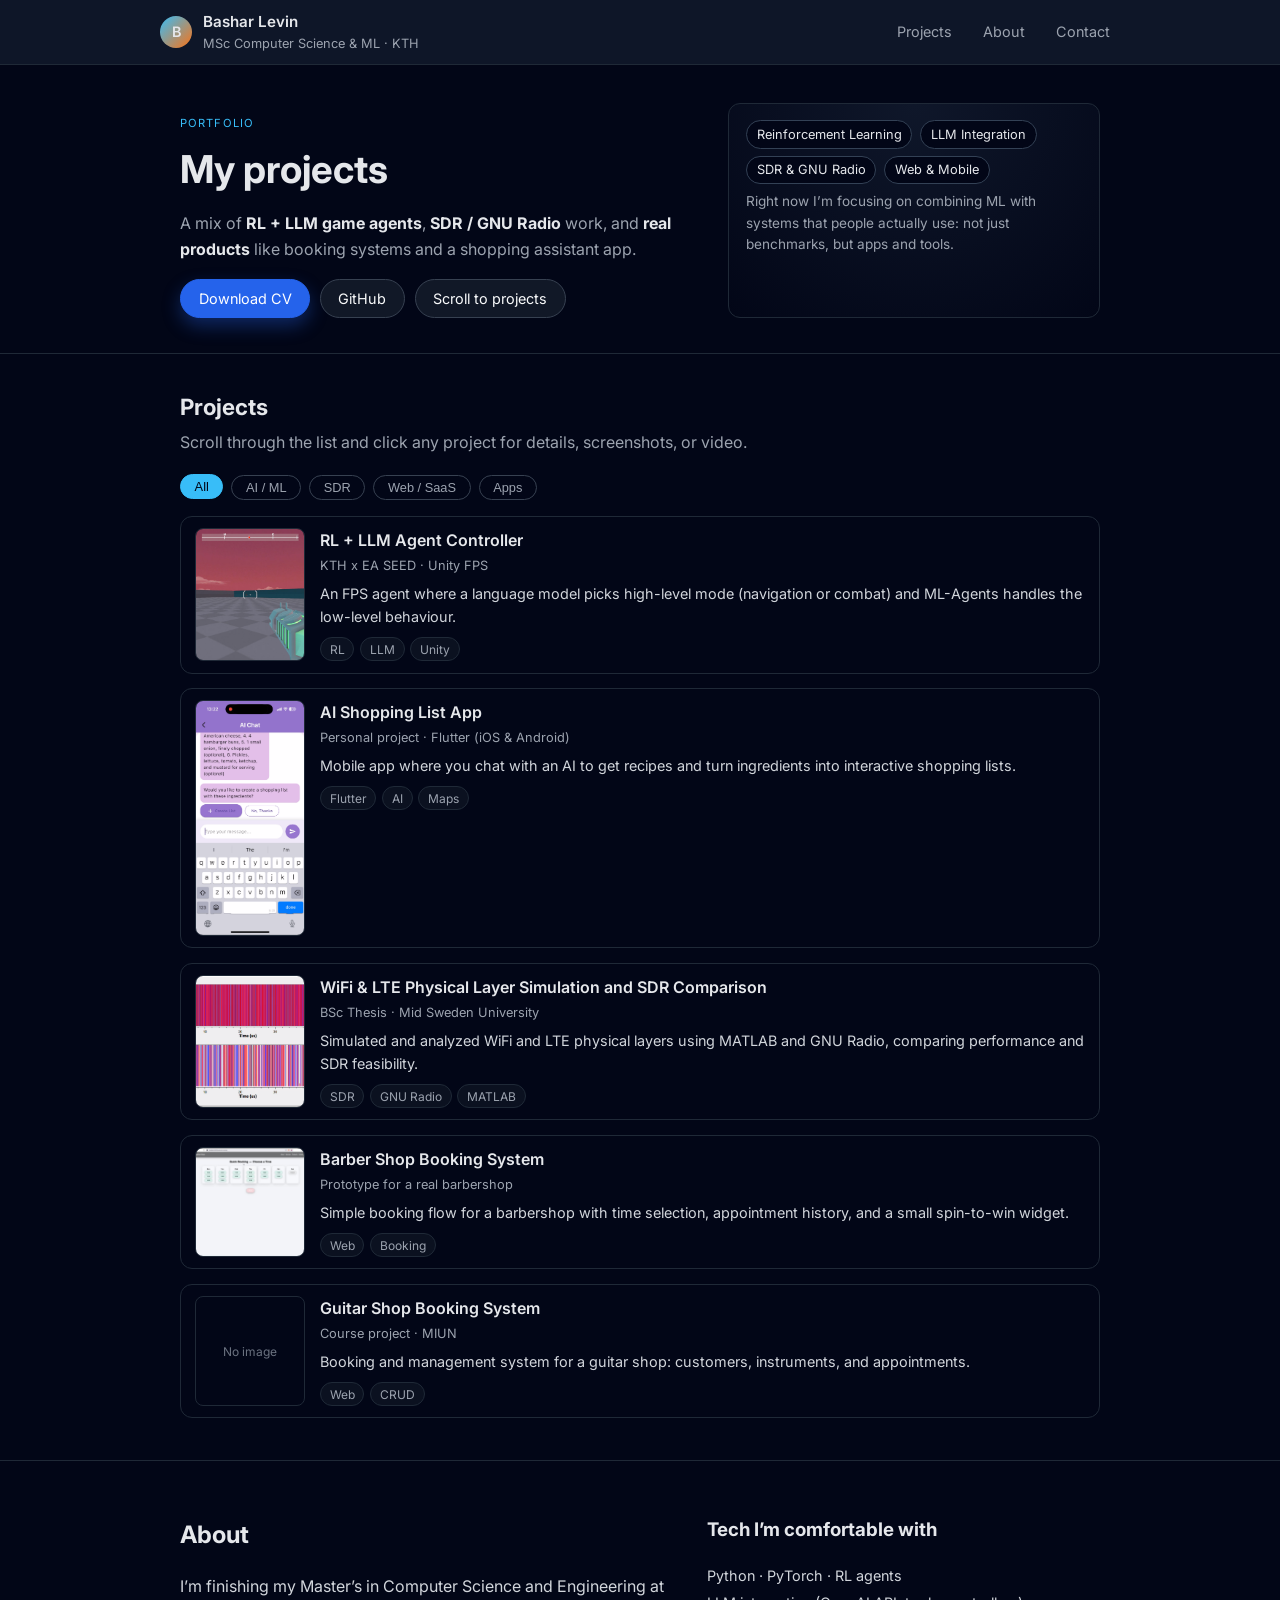
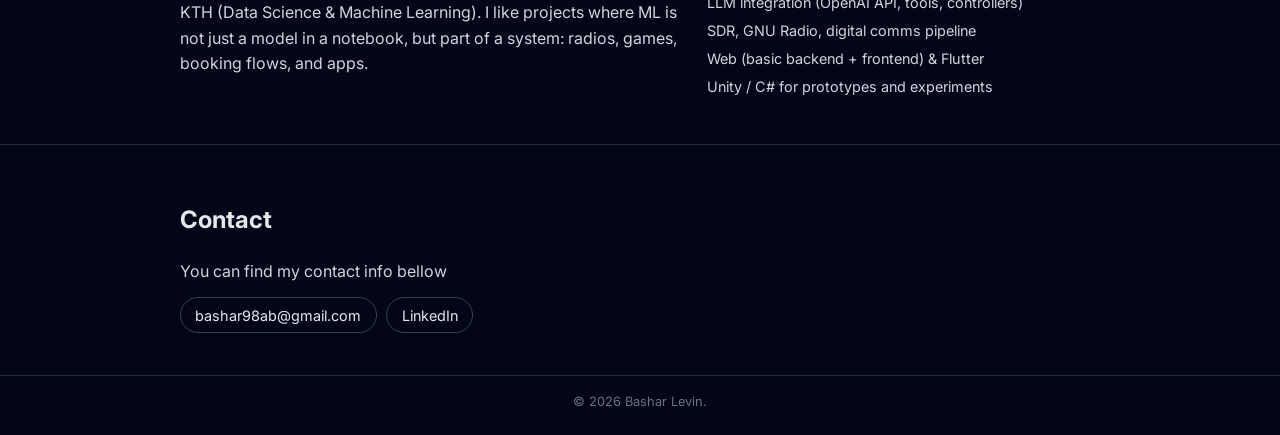
<file: index.html>
<!DOCTYPE html>
<html lang="en">
<head>
  <meta charset="UTF-8" />
  <title>Bashar Levin – Projects</title>
  <meta name="viewport" content="width=device-width, initial-scale=1" />
  <meta name="robots" content="noindex, nofollow">
  <meta
    name="description"
    content="Project portfolio of Bashar Levin – RL+LLM agents, SDR/GNU Radio, and real-world booking and mobile apps."
  />
  <link rel="stylesheet" href="style.css" />
  <link rel="preconnect" href="https://fonts.googleapis.com">
  <link rel="preconnect" href="https://fonts.gstatic.com" crossorigin>
  <link
    href="https://fonts.googleapis.com/css2?family=Inter:wght@300;400;500;600;700&display=swap"
    rel="stylesheet"
  >
</head>
<body>
  <header class="topbar">
    <div class="container topbar-inner">
      <div class="topbar-left">
        <span class="avatar">B</span>
        <div>
          <div class="name">Bashar Levin</div>
          <div class="role">MSc Computer Science &amp; ML · KTH</div>
        </div>
      </div>
      <nav class="topnav">
        <a href="#projects">Projects</a>
        <a href="#about">About</a>
        <a href="#contact">Contact</a>
      </nav>
    </div>
  </header>

  <main>
    <!-- HERO -->
    <section class="hero" id="top">
      <div class="container hero-inner">
        <div class="hero-main">
          <p class="hero-label">Portfolio</p>
          <h1>My projects</h1>
          <p class="hero-text">
            A mix of <strong>RL + LLM game agents</strong>, <strong>SDR / GNU Radio</strong> work,
            and <strong>real products</strong> like booking systems and a shopping assistant app.
          </p>
          <div class="hero-actions">
            <a class="btn primary" href="cv_tech.pdf" target="_blank">Download CV</a>
            <a class="btn" href="https://github.com/BasharLevin" target="_blank">GitHub</a>
            <a class="btn" href="#projects">Scroll to projects</a>
          </div>
        </div>
        <div class="hero-side">
          <div class="hero-chip-row">
            <span class="chip">Reinforcement Learning</span>
            <span class="chip">LLM Integration</span>
          </div>
          <div class="hero-chip-row">
            <span class="chip">SDR &amp; GNU Radio</span>
            <span class="chip">Web &amp; Mobile</span>
          </div>
          <p class="hero-note">
            Right now I’m focusing on combining ML with systems that people actually use:
            not just benchmarks, but apps and tools.
          </p>
        </div>
      </div>
    </section>

    <!-- PROJECTS -->
    <section id="projects" class="projects">
      <div class="container">
        <header class="section-header">
          <h2>Projects</h2>
          <p>Scroll through the list and click any project for details, screenshots, or video.</p>
        </header>

        <div class="filters">
          <button class="filter-btn active" data-tag="all">All</button>
          <button class="filter-btn" data-tag="AI/ML">AI / ML</button>
          <button class="filter-btn" data-tag="SDR">SDR</button>
          <button class="filter-btn" data-tag="Web/SaaS">Web / SaaS</button>
          <button class="filter-btn" data-tag="Apps">Apps</button>
        </div>

        <div id="projects-grid" class="projects-list">
          <!-- Cards injected by script.js -->
        </div>
      </div>
    </section>

    <!-- ABOUT -->
    <section id="about" class="about">
      <div class="container about-inner">
        <div>
          <h2>About</h2>
          <p>
            I’m finishing my Master’s in Computer Science and Engineering at KTH
            (Data Science &amp; Machine Learning). I like projects where ML is
            not just a model in a notebook, but part of a system: radios, games,
            booking flows, and apps.
          </p>
        </div>
        <div>
          <h3>Tech I’m comfortable with</h3>
          <ul class="skills-list">
            <li>Python · PyTorch · RL agents</li>
            <li>LLM integration (OpenAI API, tools, controllers)</li>
            <li>SDR, GNU Radio, digital comms pipeline</li>
            <li>Web  (basic backend + frontend) &amp; Flutter</li>
            <li>Unity / C# for prototypes and experiments</li>
          </ul>
        </div>
      </div>
    </section>

    <!-- CONTACT -->
    <section id="contact" class="contact">
      <div class="container">
        <h2>Contact</h2>
        <p>You can find my contact info bellow</p>
        <div class="contact-links">
          <a href="mailto:bashar98ab@gmail.com" class="pill">bashar98ab@gmail.com</a>
          <a href="https://www.linkedin.com/in/bashar-levin-086179279?utm_source=share&utm_campaign=share_via&utm_content=profile&utm_medium=ios_app" target="_blank" class="pill">
            LinkedIn
          </a>
        </div>
      </div>
    </section>
  </main>

  <!-- MODAL -->
  <div id="project-modal" class="modal hidden">
    <div class="modal-backdrop"></div>
    <div class="modal-content">
      <button class="modal-close" aria-label="Close project details">&times;</button>
      <div id="modal-body"></div>
    </div>
  </div>

  <footer class="footer">
    <div class="container">
      <p>&copy; <span id="year"></span> Bashar Levin.</p>
    </div>
  </footer>

  <script src="script.js"></script>
</body>
</html>
</file>
<file: style.css>
/* Base */

*,
*::before,
*::after {
  box-sizing: border-box;
}

html,
body {
  margin: 0;
  padding: 0;
}

html {
  scroll-behavior: smooth;
}

body {
  font-family: "Inter", system-ui, -apple-system, BlinkMacSystemFont, "Segoe UI",
    sans-serif;
  background: #020617;
  color: #e5e7eb;
  line-height: 1.6;
}

/* Layout */

.container {
  width: 100%;
  max-width: 960px;
  margin: 0 auto;
  padding: 0 1.25rem;
}

/* Top bar */

.topbar {
  position: sticky;
  top: 0;
  z-index: 20;
  background: rgba(15, 23, 42, 0.96);
  border-bottom: 1px solid #1f2937;
  backdrop-filter: blur(10px);
}

.topbar-inner {
  display: flex;
  align-items: center;
  justify-content: space-between;
  padding: 0.6rem 0;
}

.topbar-left {
  display: flex;
  align-items: center;
  gap: 0.7rem;
}

.avatar {
  width: 32px;
  height: 32px;
  border-radius: 999px;
  background: linear-gradient(135deg, #38bdf8, #f97316);
  display: flex;
  align-items: center;
  justify-content: center;
  font-size: 0.9rem;
  font-weight: 600;
}

.name {
  font-size: 0.95rem;
  font-weight: 600;
}

.role {
  font-size: 0.8rem;
  color: #9ca3af;
}

.topnav {
  display: flex;
  gap: 0.75rem;
  font-size: 0.9rem;
}

.topnav a {
  color: #9ca3af;
  text-decoration: none;
  padding: 0.25rem 0.6rem;
  border-radius: 999px;
  transition: background 0.15s ease, color 0.15s ease;
}

.topnav a:hover {
  background: #111827;
  color: #e5e7eb;
}

/* Hero */

.hero {
  padding: 2.4rem 0 2.2rem;
  border-bottom: 1px solid #1f2937;
}

.hero-inner {
  display: grid;
  grid-template-columns: minmax(0, 1.8fr) minmax(0, 1.3fr);
  gap: 2rem;
}

.hero-label {
  text-transform: uppercase;
  letter-spacing: 0.1em;
  font-size: 0.7rem;
  color: #38bdf8;
  margin-bottom: 0.4rem;
}

.hero-main h1 {
  margin: 0 0 0.7rem;
  font-size: clamp(2.1rem, 3vw, 2.5rem);
}

.hero-text {
  margin: 0 0 1rem;
  color: #9ca3af;
}

.hero-text strong {
  color: #e5e7eb;
}

.hero-actions {
  display: flex;
  flex-wrap: wrap;
  gap: 0.6rem;
}

/* Buttons */

.btn {
  display: inline-flex;
  align-items: center;
  justify-content: center;
  padding: 0.45rem 1.1rem;
  border-radius: 999px;
  border: 1px solid #374151;
  background: #111827;
  color: #f9fafb;
  font-size: 0.9rem;
  text-decoration: none;
  cursor: pointer;
  transition: background 0.15s ease, border-color 0.15s ease,
    transform 0.15s ease, box-shadow 0.15s ease;
}

.btn.primary {
  background: #2563eb; /* blue-600 */
  border-color: #2563eb;
  color: #fff;
  box-shadow: 0 8px 18px rgba(37, 99, 235, 0.35);
}

.btn.primary:hover {
  background: #1d4ed8; /* blue-700 */
}


.btn:hover:not(.primary) {
  background: #1f2937;
  border-color: #4b5563;
}

/* Hero side */

.hero-side {
  border-radius: 12px;
  border: 1px solid #1f2937;
  background: radial-gradient(circle at top, #0f172a, #020617);
  padding: 1rem 1.1rem;
}

.hero-chip-row {
  display: flex;
  flex-wrap: wrap;
  gap: 0.5rem;
  margin-bottom: 0.4rem;
}

.chip {
  font-size: 0.8rem;
  padding: 0.2rem 0.6rem;
  border-radius: 999px;
  border: 1px solid #334155;
  background: #020617;
}

.hero-note {
  margin: 0.4rem 0 0;
  font-size: 0.85rem;
  color: #9ca3af;
}

/* Sections */

.section-header {
  margin-bottom: 1.2rem;
}

.section-header h2 {
  margin: 0 0 0.3rem;
  font-size: 1.4rem;
}

.section-header p {
  margin: 0;
  color: #9ca3af;
}

/* Projects */

.projects {
  padding: 2.2rem 0 2.6rem;
}

.filters {
  display: flex;
  flex-wrap: wrap;
  gap: 0.5rem;
  margin-bottom: 1rem;
}

.filter-btn {
  border-radius: 999px;
  padding: 0.25rem 0.85rem;
  border: 1px solid #374151;
  background: #020617;
  color: #9ca3af;
  font-size: 0.8rem;
  cursor: pointer;
  transition: background 0.15s ease, color 0.15s ease,
              border-color 0.15s ease, transform 0.15s ease;
}

.filter-btn.active {
  background: #38bdf8;
  border-color: #38bdf8;
  color: #020617;
  transform: translateY(-1px);
}

.filter-btn:hover:not(.active) {
  background: #111827;
}


.projects-list {
  display: flex;
  flex-direction: column;
  gap: 0.9rem;
}

/* Project card – list style */

.project-card {
  display: grid;
  grid-template-columns: 110px minmax(0, 1fr);
  gap: 0.9rem;
  padding: 0.7rem 0.9rem;
  border-radius: 12px;
  border: 1px solid #1f2937;
  background: #020617;
  cursor: pointer;
  transition: border-color 0.16s ease, background 0.16s ease,
    transform 0.16s ease, box-shadow 0.16s ease;
}

.project-card:hover {
  border-color: #38bdf8;
  background: #020617;
  transform: translateY(-2px);
  box-shadow: 0 10px 28px rgba(15, 23, 42, 0.8);
}

.project-thumb {
  border-radius: 8px;
  border: 1px solid #1f2937;
  background: #020617;
  overflow: hidden;
  display: flex;
  align-items: center;
  justify-content: center;
}

.project-thumb img {
  width: 100%;
  height: 100%;
  object-fit: cover;
}

.project-thumb-placeholder {
  font-size: 0.75rem;
  color: #6b7280;
}

.project-main {
  display: flex;
  flex-direction: column;
  gap: 0.15rem;
}

.project-title {
  margin: 0;
  font-size: 1rem;
  font-weight: 600;
}

.project-context {
  margin: 0;
  font-size: 0.8rem;
  color: #9ca3af;
}

.project-body {
  margin: 0.2rem 0 0.4rem;
  font-size: 0.9rem;
  color: #d1d5db;
}

.project-tags {
  display: flex;
  flex-wrap: wrap;
  gap: 0.35rem;
}

.project-tag {
  font-size: 0.75rem;
  padding: 0.1rem 0.55rem;
  border-radius: 999px;
  background: #0b1120;
  border: 1px solid #1f2937;
  color: #9ca3af;
}

/* About & Contact */

.about {
  padding: 2.2rem 0 2.6rem;
  border-top: 1px solid #1f2937;
  border-bottom: 1px solid #1f2937;
}

.about-inner {
  display: grid;
  grid-template-columns: minmax(0, 1.9fr) minmax(0, 1.5fr);
  gap: 1.8rem;
}

.about-inner p {
  margin: 0;
  color: #d1d5db;
}

.skills-list {
  list-style: none;
  margin: 0;
  padding: 0;
}

.skills-list li {
  font-size: 0.9rem;
  color: #d1d5db;
  margin-bottom: 0.3rem;
}

.contact {
  padding: 2.2rem 0 2.6rem;
}

.contact p {
  margin: 0 0 0.8rem;
  color: #d1d5db;
}

.contact-links {
  display: flex;
  flex-wrap: wrap;
  gap: 0.6rem;
}

.pill {
  text-decoration: none;
  font-size: 0.9rem;
  padding: 0.35rem 0.9rem;
  border-radius: 999px;
  border: 1px solid #374151;
  background: #020617;
  color: #e5e7eb;
  transition: background 0.15s ease, border-color 0.15s ease,
    transform 0.15s ease;
}

.pill:hover {
  background: #111827;
  border-color: #4b5563;
  transform: translateY(-1px);
}

/* Modal */

.modal {
  position: fixed;
  inset: 0;
  display: flex;
  align-items: center;
  justify-content: center;
  z-index: 40;
}

.modal.hidden {
  display: none;
}

.modal-backdrop {
  position: absolute;
  inset: 0;
  background: rgba(15, 23, 42, 0.8);
  backdrop-filter: blur(6px);
}

.modal-content {
  position: relative;
  max-width: 860px;
  width: 94%;
  max-height: 90vh;
  overflow-y: auto;
  background: #020617;
  border-radius: 16px;
  border: 1px solid #1f2937;
  padding: 1.2rem 1.4rem 1.4rem;
  box-shadow: 0 22px 60px rgba(0, 0, 0, 0.9);
}

.modal-close {
  position: absolute;
  top: 0.6rem;
  right: 0.8rem;
  border: none;
  background: none;
  color: #9ca3af;
  font-size: 1.4rem;
  cursor: pointer;
}

.modal-close:hover {
  color: #e5e7eb;
}

.modal-title {
  margin: 0 0 0.25rem;
  font-size: 1.2rem;
}

.modal-context {
  margin: 0 0 0.75rem;
  font-size: 0.85rem;
  color: #9ca3af;
}

.modal h3 {
  margin: 0.9rem 0 0.25rem;
  font-size: 0.95rem;
}

.modal p,
.modal ul {
  font-size: 0.9rem;
  color: #e5e7eb;
}

.modal ul {
  padding-left: 1.1rem;
}

.modal-gallery {
  margin-top: 0.5rem;
  display: grid;
  grid-template-columns: repeat(auto-fit, minmax(190px, 1fr));
  gap: 0.5rem;
}

.modal-gallery img {
  width: 100%;
  border-radius: 8px;
  border: 1px solid #1f2937;
  object-fit: cover;
}

.modal-video {
  width: 100%;
  max-height: 360px;
  border-radius: 10px;
  border: 1px solid #1f2937;
}

/* Footer */

.footer {
  border-top: 1px solid #1f2937;
  padding: 1rem 0 1.4rem;
  background: #020617;
}

.footer p {
  margin: 0;
  font-size: 0.8rem;
  color: #6b7280;
  text-align: center;
}

/* Responsive */

@media (max-width: 800px) {
  .hero-inner {
    grid-template-columns: minmax(0, 1fr);
  }

  .about-inner {
    grid-template-columns: minmax(0, 1fr);
  }

  .project-card {
    grid-template-columns: minmax(0, 1fr);
  }

  .topnav {
    display: none;
  }
}
</file>
